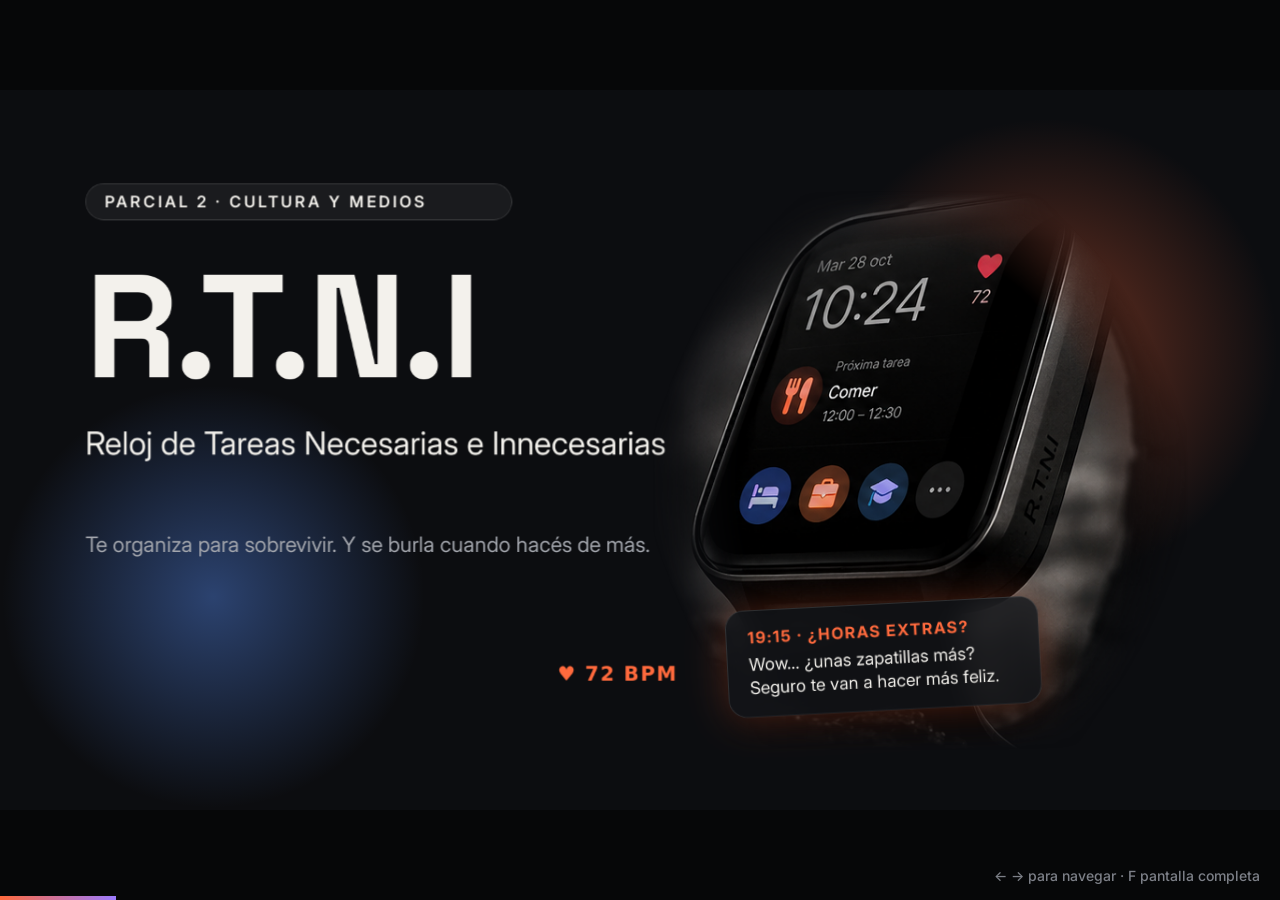
<file: presentacion/index.html>
<!doctype html>
<html lang="es">
<head>
<meta charset="utf-8">
<meta name="viewport" content="width=device-width, initial-scale=1">
<title>R.T.N.I — Apocalípticos e Integrados</title>
<link rel="icon" href="data:image/svg+xml,<svg xmlns='http://www.w3.org/2000/svg' viewBox='0 0 100 100'><text y='.9em' font-size='90'>⌚</text></svg>">
<link rel="preconnect" href="https://fonts.googleapis.com">
<link rel="preconnect" href="https://fonts.gstatic.com" crossorigin>
<link href="https://fonts.googleapis.com/css2?family=Inter:wght@400..700&family=Space+Grotesk:wght@400..700&display=swap" rel="stylesheet">
<style>
*{margin:0;padding:0;box-sizing:border-box}
html,body{height:100%;background:#060708;overflow:hidden}
body{font-family:Inter,system-ui,sans-serif;color:#f3f1ec;-webkit-font-smoothing:antialiased}
#viewport{position:fixed;inset:0;display:flex;align-items:center;justify-content:center}
#stage{position:relative;width:1920px;height:1080px;flex-shrink:0;overflow:hidden;background:#0c0d10;transform-origin:center center}
.bg{position:absolute;inset:0;opacity:0;transition:opacity .9s ease}
.bg.on{opacity:1}
.orb{position:absolute;border-radius:50%;transition:left 1.1s cubic-bezier(.65,0,.35,1),top 1.1s cubic-bezier(.65,0,.35,1),opacity 1.1s ease;pointer-events:none}
#orb1{width:700px;height:700px;background:radial-gradient(circle,rgba(255,106,61,.40) 0%,rgba(255,106,61,0) 70%)}
#orb2{width:640px;height:640px;background:radial-gradient(circle,rgba(91,147,255,.40) 0%,rgba(91,147,255,0) 70%)}
.slide{position:absolute;inset:0;width:1920px;height:1080px;opacity:0;visibility:hidden;transition:opacity .6s ease,visibility 0s linear .6s}
.slide.active{opacity:1;visibility:visible;transition:opacity .6s ease}
.slide>*{will-change:transform,opacity}
.slide.active>.in{animation:rise .8s cubic-bezier(.2,.8,.2,1) both}
@keyframes rise{from{opacity:0;translate:0 40px;filter:blur(6px)}to{opacity:1;translate:0 0;filter:blur(0)}}
table{border-collapse:collapse}
td,th{border-bottom:1px solid rgba(255,255,255,.08)}
#bar{position:fixed;left:0;bottom:0;height:4px;background:linear-gradient(90deg,#ff6a3d,#9b7bff);transition:width .6s ease;z-index:5}
#hint{position:fixed;right:20px;bottom:16px;font:500 14px Inter,sans-serif;color:#7d8088;z-index:5;transition:opacity 1s}
#nav{position:fixed;inset:0;display:flex;z-index:4}
#nav div{flex:1;cursor:pointer}
@media (prefers-reduced-motion:reduce){.slide.active>.in{animation:none}.orb,.slide,.bg{transition:none}}
</style>
</head>
<body>
<div id="viewport"><div id="stage">
<div class="bg" style="background:#0c0d10"></div>
<div class="bg" style="background:linear-gradient(135deg,#c2410c 0%,#5b21b6 100%)"></div>
<div class="orb" id="orb1"></div>
<div class="orb" id="orb2"></div>
<section class="slide" id="cover" style="color:#f3f1ec;font-family:Inter, sans-serif;padding:128px;display:flex;flex-direction:column">
<p style="position:absolute;left:128px;top:140px;width:640px;font-size:24px;letter-spacing:4px;font-weight:600;color:#f3f1ec;background:rgba(255,255,255,0.06);border:1px solid rgba(255,255,255,0.16);border-radius:999px;padding:12px 28px">PARCIAL 2 · CULTURA Y MEDIOS</p>
<h1 style="position:absolute;left:128px;top:240px;width:1000px;font-family:'Space Grotesk', sans-serif;font-size:220px;font-weight:700;line-height:1.05;letter-spacing:-6px;color:#f3f1ec">R.T.N.I</h1>
<p style="position:absolute;left:128px;top:500px;width:900px;font-size:48px;line-height:1.25;color:#f3f1ec">Reloj de Tareas Necesarias e Innecesarias</p>
<p style="position:absolute;left:128px;top:660px;width:900px;font-size:32px;line-height:1.4;color:#a3a6ad">Te organiza para sobrevivir. Y se burla cuando hacés de más.</p>
<iframe title="Animación" style="position:absolute;left:128px;top:820px;width:900px;height:110px;border:0;background:transparent" srcdoc="&lt;!doctype html&gt;&lt;html&gt;&lt;head&gt;&lt;style&gt;html,body{margin:0;background:transparent;overflow:hidden;font-family:system-ui,-apple-system,Segoe UI,sans-serif}.w{display:flex;align-items:center;gap:28px;height:110px}#l{stroke-dasharray:1400;stroke-dashoffset:1400;animation:d 2.6s linear infinite;filter:drop-shadow(0 0 8px #ff6a3d)}@keyframes d{to{stroke-dashoffset:0}}.h{color:#ff6a3d;font-size:30px;font-weight:700;letter-spacing:2px;white-space:nowrap;animation:p 1.3s ease-in-out infinite}@keyframes p{0%,100%{opacity:1}50%{opacity:.45}}&lt;/style&gt;&lt;/head&gt;&lt;body&gt;&lt;div class=&quot;w&quot;&gt;&lt;svg viewBox=&quot;0 0 680 110&quot; width=&quot;680&quot; height=&quot;110&quot;&gt;&lt;polyline id=&quot;l&quot; fill=&quot;none&quot; stroke=&quot;#ff6a3d&quot; stroke-width=&quot;4&quot; stroke-linejoin=&quot;round&quot; stroke-linecap=&quot;round&quot; points=&quot;0,55 150,55 175,55 195,15 215,95 235,55 270,55 420,55 445,55 465,15 485,95 505,55 540,55 680,55&quot;/&gt;&lt;/svg&gt;&lt;div class=&quot;h&quot;&gt;&amp;#9829; 72 BPM&lt;/div&gt;&lt;/div&gt;&lt;/body&gt;&lt;/html&gt;"></iframe>
<img src="../assets/watch.png" alt="Reloj R.T.N.I mostrando la próxima tarea: comer, de 12:00 a 12:30" style="position:absolute;left:960px;top:150px;width:840px;height:840px;object-fit:contain">
<div style="position:absolute;left:1090px;top:770px;width:470px;background:rgba(20,21,26,0.72);border:1px solid rgba(255,255,255,0.16);border-radius:28px;box-shadow:0 0 60px rgba(255,106,61,0.30), 0 24px 48px rgba(0,0,0,0.5);backdrop-filter:blur(20px);padding:26px 32px;display:flex;flex-direction:column;gap:8px;transform:rotate(-3deg)">
<p style="font-size:24px;letter-spacing:2px;color:#ff6a3d;font-weight:700">19:15 · ¿HORAS EXTRAS?</p>
<p style="font-size:26px;line-height:1.35;color:#f3f1ec">Wow… ¿unas zapatillas más? Seguro te van a hacer más feliz.</p>
</div>

</section>

<section class="slide" id="que-es" style="color:#f3f1ec;font-family:Inter, sans-serif;padding:128px;display:flex;flex-direction:column">
<p style="position:absolute;left:128px;top:56px;width:400px;font-size:24px;letter-spacing:4px;color:#7d8088;font-weight:600">R.T.N.I · OS</p>
<p style="position:absolute;right:128px;top:56px;width:200px;font-size:24px;letter-spacing:2px;color:#7d8088;text-align:right;font-variant-numeric:tabular-nums">02 / 11</p>
<p style="position:absolute;left:128px;top:128px;width:1200px;font-size:24px;letter-spacing:4px;font-weight:700;color:#ff6a3d">EL OBJETO</p>
<h2 style="position:absolute;left:128px;top:170px;width:1664px;font-family:'Space Grotesk', sans-serif;font-size:76px;font-weight:700;line-height:1.1;color:#f3f1ec">¿Qué es el R.T.N.I?</h2>
<p style="position:absolute;left:128px;top:320px;width:1020px;font-size:40px;line-height:1.3;color:#f3f1ec">Un reloj inteligente que te avisa qué hacer en cada momento del día… y <span style="color:#ff6a3d">se burla de vos</span> cuando trabajás para cosas que no necesitás.</p>
<div style="position:absolute;left:128px;top:560px;width:330px;background:rgba(255,255,255,0.05);border:1px solid rgba(255,255,255,0.12);border-radius:28px;box-shadow:0 24px 64px rgba(0,0,0,0.35);backdrop-filter:blur(20px);padding:36px;display:flex;flex-direction:column;gap:14px">
<svg aria-hidden="true" style="color:#ff6a3d;width:48px;height:48px;flex-shrink:0"
 
  xmlns="http://www.w3.org/2000/svg"
 
 
  viewBox="0 0 24 24"
  fill="none"
  stroke="currentColor"
  stroke-width="2"
  stroke-linecap="round"
  stroke-linejoin="round"
>
  <path d="M22 12h-2.48a2 2 0 0 0-1.93 1.46l-2.35 8.36a.25.25 0 0 1-.48 0L9.24 2.18a.25.25 0 0 0-.48 0l-2.35 8.36A2 2 0 0 1 4.49 12H2" />
</svg>
<h3 style="font-family:'Space Grotesk', sans-serif;font-size:30px;font-weight:700;line-height:1.15;color:#f3f1ec">Lee tu cuerpo</h3>
<p style="font-size:26px;line-height:1.4;color:#a3a6ad">Se conecta a tu sistema nervioso y cardíaco para saber qué deseás.</p>
</div>
<div style="position:absolute;left:483px;top:560px;width:330px;background:rgba(255,255,255,0.05);border:1px solid rgba(255,255,255,0.12);border-radius:28px;box-shadow:0 24px 64px rgba(0,0,0,0.35);backdrop-filter:blur(20px);padding:36px;display:flex;flex-direction:column;gap:14px">
<svg aria-hidden="true" style="color:#5b93ff;width:48px;height:48px;flex-shrink:0"
 
  xmlns="http://www.w3.org/2000/svg"
 
 
  viewBox="0 0 24 24"
  fill="none"
  stroke="currentColor"
  stroke-width="2"
  stroke-linecap="round"
  stroke-linejoin="round"
>
  <circle cx="12" cy="12" r="10" />
  <polyline points="12 6 12 12 16 14" />
</svg>
<h3 style="font-family:'Space Grotesk', sans-serif;font-size:30px;font-weight:700;line-height:1.15;color:#f3f1ec">Ordena tu día</h3>
<p style="font-size:26px;line-height:1.4;color:#a3a6ad">Te avisa cuándo comer, dormir, trabajar o estudiar.</p>
</div>
<div style="position:absolute;left:838px;top:560px;width:330px;background:rgba(255,255,255,0.05);border:1px solid rgba(255,255,255,0.12);border-radius:28px;box-shadow:0 24px 64px rgba(0,0,0,0.35);backdrop-filter:blur(20px);padding:36px;display:flex;flex-direction:column;gap:14px">
<svg aria-hidden="true" style="color:#9b7bff;width:48px;height:48px;flex-shrink:0"
 
  xmlns="http://www.w3.org/2000/svg"
 
 
  viewBox="0 0 24 24"
  fill="none"
  stroke="currentColor"
  stroke-width="2"
  stroke-linecap="round"
  stroke-linejoin="round"
>
  <path d="M7.9 20A9 9 0 1 0 4 16.1L2 22Z" />
</svg>
<h3 style="font-family:'Space Grotesk', sans-serif;font-size:30px;font-weight:700;line-height:1.15;color:#f3f1ec">Te juzga</h3>
<p style="font-size:26px;line-height:1.4;color:#a3a6ad">Comentarios sarcásticos, estilo Duolingo, ante lo innecesario.</p>
</div>
<iframe title="Animación" style="position:absolute;left:1232px;top:310px;width:560px;height:620px;border:0;background:transparent" srcdoc="&lt;!doctype html&gt;&lt;html&gt;&lt;head&gt;&lt;style&gt;html,body{margin:0;background:transparent;overflow:hidden;font-family:system-ui,-apple-system,Segoe UI,sans-serif}.c{width:560px;height:620px;display:flex;flex-direction:column;align-items:center}.s{width:230px;height:60px;background:linear-gradient(180deg,#16171b,#24262c)}.s.t{border-radius:30px 30px 0 0}.s.b{border-radius:0 0 30px 30px}.w{width:420px;height:480px;border-radius:110px;background:linear-gradient(145deg,#3a3d44,#1d1f24);box-shadow:0 0 120px rgba(91,147,255,.35);position:relative}.sc{position:absolute;inset:22px;border-radius:90px;background:#050607;overflow:hidden}.n{position:absolute;inset:0;padding:50px 44px;display:flex;flex-direction:column;justify-content:center;gap:12px;opacity:0;animation:n 9s infinite}.n:nth-child(2){animation-delay:3s}.n:nth-child(3){animation-delay:6s}@keyframes n{0%{opacity:0;transform:translateY(40px) scale(.95)}6%,30%{opacity:1;transform:none}36%,100%{opacity:0;transform:translateY(-30px)}}.tm{color:#7d8088;font-size:24px}.ti{color:#f3f1ec;font-size:32px;font-weight:700;line-height:1.1}.tx{color:#c9c6bf;font-size:24px;line-height:1.3}.bt{margin-top:6px;border-radius:999px;padding:10px;text-align:center;font-size:24px;font-weight:700}&lt;/style&gt;&lt;/head&gt;&lt;body&gt;&lt;div class=&quot;c&quot;&gt;&lt;div class=&quot;s t&quot;&gt;&lt;/div&gt;&lt;div class=&quot;w&quot;&gt;&lt;div class=&quot;sc&quot;&gt;&lt;div class=&quot;n&quot;&gt;&lt;div class=&quot;tm&quot;&gt;07:30 &amp;#128716;&lt;/div&gt;&lt;div class=&quot;ti&quot;&gt;Hora de despertarse&lt;/div&gt;&lt;div class=&quot;tx&quot;&gt;Tu cuerpo no se va a mantener solo.&lt;/div&gt;&lt;div class=&quot;bt&quot; style=&quot;background:#24262c;color:#f3f1ec&quot;&gt;Entendido&lt;/div&gt;&lt;/div&gt;&lt;div class=&quot;n&quot;&gt;&lt;div class=&quot;tm&quot;&gt;12:00 &amp;#127860;&lt;/div&gt;&lt;div class=&quot;ti&quot;&gt;Es hora de comer&lt;/div&gt;&lt;div class=&quot;tx&quot;&gt;No podés rendir con un paquete de galletitas.&lt;/div&gt;&lt;div class=&quot;bt&quot; style=&quot;background:#24262c;color:#f3f1ec&quot;&gt;Entendido&lt;/div&gt;&lt;/div&gt;&lt;div class=&quot;n&quot;&gt;&lt;div class=&quot;tm&quot;&gt;19:15 &amp;#128184;&lt;/div&gt;&lt;div class=&quot;ti&quot;&gt;¿Horas extras?&lt;/div&gt;&lt;div class=&quot;tx&quot;&gt;Wow… ¿unas zapatillas más?&lt;/div&gt;&lt;div class=&quot;bt&quot; style=&quot;background:#ff6a3d;color:#0c0d10&quot;&gt;Seguir igual&lt;/div&gt;&lt;/div&gt;&lt;/div&gt;&lt;/div&gt;&lt;div class=&quot;s b&quot;&gt;&lt;/div&gt;&lt;/div&gt;&lt;/body&gt;&lt;/html&gt;"></iframe>

</section>

<section class="slide" id="producto" style="color:#f3f1ec;font-family:Inter, sans-serif;padding:128px;display:flex;flex-direction:column">
<p style="position:absolute;left:128px;top:56px;width:400px;font-size:24px;letter-spacing:4px;color:#7d8088;font-weight:600">R.T.N.I · OS</p>
<p style="position:absolute;right:128px;top:56px;width:200px;font-size:24px;letter-spacing:2px;color:#7d8088;text-align:right;font-variant-numeric:tabular-nums">03 / 11</p>
<p style="position:absolute;left:128px;top:128px;width:1200px;font-size:24px;letter-spacing:4px;font-weight:700;color:#ff6a3d">EL PRODUCTO</p>
<h2 style="position:absolute;left:128px;top:170px;width:1664px;font-family:'Space Grotesk', sans-serif;font-size:76px;font-weight:700;line-height:1.1;color:#f3f1ec">Así se ve el R.T.N.I</h2>
<img src="../assets/rtni.png" alt="Diseño del R.T.N.I: el reloj, sus notificaciones, ejemplos de uso y la vista general de necesidades" style="position:absolute;left:128px;top:300px;width:960px;height:640px;object-fit:cover;border-radius:24px;border:1px solid rgba(255,255,255,0.14);box-shadow:0 0 100px rgba(91,147,255,0.25), 0 30px 60px rgba(0,0,0,0.5)">
<div style="position:absolute;left:1136px;top:300px;width:656px;background:rgba(255,255,255,0.05);border:1px solid rgba(255,255,255,0.12);border-radius:28px;box-shadow:0 24px 64px rgba(0,0,0,0.35);backdrop-filter:blur(20px);border-left:4px solid #ff6a3d;padding:30px 36px;display:flex;flex-direction:column;gap:8px">
<h3 style="font-family:'Space Grotesk', sans-serif;font-size:30px;font-weight:700;line-height:1.15;color:#f3f1ec">Pantalla principal</h3>
<p style="font-size:26px;line-height:1.4;color:#a3a6ad">La próxima tarea del día y tu pulso en tiempo real.</p>
</div>
<div style="position:absolute;left:1136px;top:500px;width:656px;background:rgba(255,255,255,0.05);border:1px solid rgba(255,255,255,0.12);border-radius:28px;box-shadow:0 24px 64px rgba(0,0,0,0.35);backdrop-filter:blur(20px);border-left:4px solid #5b93ff;padding:30px 36px;display:flex;flex-direction:column;gap:8px">
<h3 style="font-family:'Space Grotesk', sans-serif;font-size:30px;font-weight:700;line-height:1.15;color:#f3f1ec">Notificaciones</h3>
<p style="font-size:26px;line-height:1.4;color:#a3a6ad">Avisos para lo esencial y sarcasmo para lo innecesario.</p>
</div>
<div style="position:absolute;left:1136px;top:700px;width:656px;background:rgba(255,255,255,0.05);border:1px solid rgba(255,255,255,0.12);border-radius:28px;box-shadow:0 24px 64px rgba(0,0,0,0.35);backdrop-filter:blur(20px);border-left:4px solid #9b7bff;padding:30px 36px;display:flex;flex-direction:column;gap:8px">
<h3 style="font-family:'Space Grotesk', sans-serif;font-size:30px;font-weight:700;line-height:1.15;color:#f3f1ec">Vista general</h3>
<p style="font-size:26px;line-height:1.4;color:#a3a6ad">Separa necesidades esenciales e innecesarias, con tu progreso.</p>
</div>

</section>

<section class="slide" id="funcionamiento" style="color:#f3f1ec;font-family:Inter, sans-serif;padding:128px;display:flex;flex-direction:column">
<p style="position:absolute;left:128px;top:56px;width:400px;font-size:24px;letter-spacing:4px;color:#7d8088;font-weight:600">R.T.N.I · OS</p>
<p style="position:absolute;right:128px;top:56px;width:200px;font-size:24px;letter-spacing:2px;color:#7d8088;text-align:right;font-variant-numeric:tabular-nums">04 / 11</p>
<p style="position:absolute;left:128px;top:128px;width:1200px;font-size:24px;letter-spacing:4px;font-weight:700;color:#ff6a3d">EL FUNCIONAMIENTO</p>
<h2 style="position:absolute;left:128px;top:170px;width:1664px;font-family:'Space Grotesk', sans-serif;font-size:76px;font-weight:700;line-height:1.1;color:#f3f1ec">Cómo funciona</h2>
<div style="position:absolute;left:128px;top:310px;width:808px;background:rgba(255,255,255,0.05);border:1px solid rgba(255,255,255,0.12);border-radius:28px;box-shadow:0 24px 64px rgba(0,0,0,0.35);backdrop-filter:blur(20px);border-top:4px solid #ff6a3d;padding:44px;display:flex;flex-direction:column;gap:24px">
<div style="display:flex;flex-direction:row;gap:18px;align-items:center">
<svg aria-hidden="true" style="color:#ff6a3d;width:52px;height:52px;flex-shrink:0"
 
  xmlns="http://www.w3.org/2000/svg"
 
 
  viewBox="0 0 24 24"
  fill="none"
  stroke="currentColor"
  stroke-width="2"
  stroke-linecap="round"
  stroke-linejoin="round"
>
  <path d="M16 21v-2a4 4 0 0 0-4-4H6a4 4 0 0 0-4 4v2" />
  <circle cx="9" cy="7" r="4" />
  <path d="M22 21v-2a4 4 0 0 0-3-3.87" />
  <path d="M16 3.13a4 4 0 0 1 0 7.75" />
</svg>
<h3 style="font-family:'Space Grotesk', sans-serif;font-size:40px;font-weight:700;color:#f3f1ec">Público adulto</h3>
</div>
<div style="display:flex;flex-direction:row;gap:20px;align-items:start">
<p style="width:52px;height:52px;border-radius:50%;background:#ff6a3d;color:#0c0d10;font-size:24px;font-weight:700;text-align:center;line-height:52px">1</p>
<p style="flex:1;font-size:28px;line-height:1.4;color:#d7d5cf">Registra la entrada y la salida del trabajo.</p>
</div>
<div style="display:flex;flex-direction:row;gap:20px;align-items:start">
<p style="width:52px;height:52px;border-radius:50%;background:#ff6a3d;color:#0c0d10;font-size:24px;font-weight:700;text-align:center;line-height:52px">2</p>
<p style="flex:1;font-size:28px;line-height:1.4;color:#d7d5cf">Avisa cuándo comer, dormir y trabajar para lo esencial: comida, hogar y ropa.</p>
</div>
<div style="display:flex;flex-direction:row;gap:20px;align-items:start">
<p style="width:52px;height:52px;border-radius:50%;background:#ff6a3d;color:#0c0d10;font-size:24px;font-weight:700;text-align:center;line-height:52px">3</p>
<p style="flex:1;font-size:28px;line-height:1.4;color:#d7d5cf">Detecta las horas extra hechas para pagar deseos innecesarios.</p>
</div>
<div style="display:flex;flex-direction:row;gap:20px;align-items:start">
<p style="width:52px;height:52px;border-radius:50%;background:#ff6a3d;color:#0c0d10;font-size:24px;font-weight:700;text-align:center;line-height:52px">4</p>
<p style="flex:1;font-size:28px;line-height:1.4;color:#d7d5cf">Envía una notificación sarcástica, estilo Duolingo.</p>
</div>
</div>
<div style="position:absolute;left:984px;top:310px;width:808px;background:rgba(255,255,255,0.05);border:1px solid rgba(255,255,255,0.12);border-radius:28px;box-shadow:0 24px 64px rgba(0,0,0,0.35);backdrop-filter:blur(20px);border-top:4px solid #5b93ff;padding:44px;display:flex;flex-direction:column;gap:24px">
<div style="display:flex;flex-direction:row;gap:18px;align-items:center">
<svg aria-hidden="true" style="color:#5b93ff;width:52px;height:52px;flex-shrink:0"
 
  xmlns="http://www.w3.org/2000/svg"
 
 
  viewBox="0 0 24 24"
  fill="none"
  stroke="currentColor"
  stroke-width="2"
  stroke-linecap="round"
  stroke-linejoin="round"
>
  <path d="M21.42 10.922a1 1 0 0 0-.019-1.838L12.83 5.18a2 2 0 0 0-1.66 0L2.6 9.08a1 1 0 0 0 0 1.832l8.57 3.908a2 2 0 0 0 1.66 0z" />
  <path d="M22 10v6" />
  <path d="M6 12.5V16a6 3 0 0 0 12 0v-3.5" />
</svg>
<h3 style="font-family:'Space Grotesk', sans-serif;font-size:40px;font-weight:700;color:#f3f1ec">Público adolescente</h3>
</div>
<div style="display:flex;flex-direction:row;gap:20px;align-items:start">
<p style="width:52px;height:52px;border-radius:50%;background:#5b93ff;color:#0c0d10;font-size:24px;font-weight:700;text-align:center;line-height:52px">1</p>
<p style="flex:1;font-size:28px;line-height:1.4;color:#d7d5cf">Registra la hora de inicio y fin del estudio.</p>
</div>
<div style="display:flex;flex-direction:row;gap:20px;align-items:start">
<p style="width:52px;height:52px;border-radius:50%;background:#5b93ff;color:#0c0d10;font-size:24px;font-weight:700;text-align:center;line-height:52px">2</p>
<p style="flex:1;font-size:28px;line-height:1.4;color:#d7d5cf">Avisa cuándo comer y dormir.</p>
</div>
<div style="display:flex;flex-direction:row;gap:20px;align-items:start">
<p style="width:52px;height:52px;border-radius:50%;background:#5b93ff;color:#0c0d10;font-size:24px;font-weight:700;text-align:center;line-height:52px">3</p>
<p style="flex:1;font-size:28px;line-height:1.4;color:#d7d5cf">Al terminar, te “libera” con un comentario sarcástico.</p>
</div>
<div style="display:flex;flex-direction:row;gap:20px;align-items:start">
<p style="width:52px;height:52px;border-radius:50%;background:#5b93ff;color:#0c0d10;font-size:24px;font-weight:700;text-align:center;line-height:52px">4</p>
<p style="flex:1;font-size:28px;line-height:1.4;color:#d7d5cf">Te recuerda que podés volver al celular por tu dosis de dopamina.</p>
</div>
</div>

</section>

<section class="slide" id="notificaciones" style="color:#f3f1ec;font-family:Inter, sans-serif;padding:128px;display:flex;flex-direction:column">
<p style="position:absolute;left:128px;top:56px;width:400px;font-size:24px;letter-spacing:4px;color:#7d8088;font-weight:600">R.T.N.I · OS</p>
<p style="position:absolute;right:128px;top:56px;width:200px;font-size:24px;letter-spacing:2px;color:#7d8088;text-align:right;font-variant-numeric:tabular-nums">05 / 11</p>
<p style="position:absolute;left:128px;top:128px;width:1200px;font-size:24px;letter-spacing:4px;font-weight:700;color:#ff6a3d">LAS NOTIFICACIONES</p>
<h2 style="position:absolute;left:128px;top:170px;width:1664px;font-family:'Space Grotesk', sans-serif;font-size:76px;font-weight:700;line-height:1.1;color:#f3f1ec">El reloj te habla así</h2>
<div style="position:absolute;left:128px;top:330px;width:528px;background:rgba(255,255,255,0.05);border:1px solid rgba(255,255,255,0.12);border-radius:28px;box-shadow:0 24px 64px rgba(0,0,0,0.35);backdrop-filter:blur(20px);padding:40px;display:flex;flex-direction:column;gap:14px;transform:rotate(-2deg)">
<div style="display:flex;flex-direction:row;gap:16px;align-items:center">
<svg aria-hidden="true" style="color:#3fbf6a;width:44px;height:44px;flex-shrink:0"
 
  xmlns="http://www.w3.org/2000/svg"
 
 
  viewBox="0 0 24 24"
  fill="none"
  stroke="currentColor"
  stroke-width="2"
  stroke-linecap="round"
  stroke-linejoin="round"
>
  <circle cx="12" cy="12" r="10" />
  <path d="m9 12 2 2 4-4" />
</svg>
<p style="font-size:24px;letter-spacing:2px;color:#7d8088">ADULTO · 09:00</p>
</div>
<h3 style="font-family:'Space Grotesk', sans-serif;font-size:36px;font-weight:700;line-height:1.15;color:#f3f1ec">Entrada registrada</h3>
<p style="font-size:28px;line-height:1.4;color:#c9c6bf">Otro día más en la matrix. Dale.</p>
<p style="font-size:24px;font-weight:700;color:#3fbf6a">✓ Registrado</p>
</div>
<div style="position:absolute;left:696px;top:370px;width:528px;background:rgba(255,255,255,0.05);border:1px solid rgba(255,255,255,0.12);border-radius:28px;box-shadow:0 24px 64px rgba(0,0,0,0.35);backdrop-filter:blur(20px);padding:40px;display:flex;flex-direction:column;gap:14px;transform:rotate(0deg)">
<div style="display:flex;flex-direction:row;gap:16px;align-items:center">
<svg aria-hidden="true" style="color:#ff6a3d;width:44px;height:44px;flex-shrink:0"
 
  xmlns="http://www.w3.org/2000/svg"
 
 
  viewBox="0 0 24 24"
  fill="none"
  stroke="currentColor"
  stroke-width="2"
  stroke-linecap="round"
  stroke-linejoin="round"
>
  <path d="m21.73 18-8-14a2 2 0 0 0-3.48 0l-8 14A2 2 0 0 0 4 21h16a2 2 0 0 0 1.73-3" />
  <path d="M12 9v4" />
  <path d="M12 17h.01" />
</svg>
<p style="font-size:24px;letter-spacing:2px;color:#7d8088">ADULTO · 19:15</p>
</div>
<h3 style="font-family:'Space Grotesk', sans-serif;font-size:36px;font-weight:700;line-height:1.15;color:#f3f1ec">¿Horas extras?</h3>
<p style="font-size:28px;line-height:1.4;color:#c9c6bf">Wow… ¿unas zapatillas más? Seguro te van a hacer más feliz.</p>
<div style="display:flex;flex-direction:row;gap:12px"><p style="font-size:24px;font-weight:700;color:#f3f1ec;background:rgba(255,255,255,0.10);border-radius:999px;padding:12px 24px;text-align:center">Seguir igual</p><p style="font-size:24px;font-weight:700;color:#0c0d10;background:#3fbf6a;border-radius:999px;padding:12px 24px;text-align:center">Tengo razón</p></div>
</div>
<div style="position:absolute;left:1264px;top:330px;width:528px;background:rgba(255,255,255,0.05);border:1px solid rgba(255,255,255,0.12);border-radius:28px;box-shadow:0 24px 64px rgba(0,0,0,0.35);backdrop-filter:blur(20px);padding:40px;display:flex;flex-direction:column;gap:14px;transform:rotate(2deg)">
<div style="display:flex;flex-direction:row;gap:16px;align-items:center">
<svg aria-hidden="true" style="color:#9b7bff;width:44px;height:44px;flex-shrink:0"
 
  xmlns="http://www.w3.org/2000/svg"
 
 
  viewBox="0 0 24 24"
  fill="none"
  stroke="currentColor"
  stroke-width="2"
  stroke-linecap="round"
  stroke-linejoin="round"
>
  <path d="M21.42 10.922a1 1 0 0 0-.019-1.838L12.83 5.18a2 2 0 0 0-1.66 0L2.6 9.08a1 1 0 0 0 0 1.832l8.57 3.908a2 2 0 0 0 1.66 0z" />
  <path d="M22 10v6" />
  <path d="M6 12.5V16a6 3 0 0 0 12 0v-3.5" />
</svg>
<p style="font-size:24px;letter-spacing:2px;color:#7d8088">ADOLESCENTE · 16:30</p>
</div>
<h3 style="font-family:'Space Grotesk', sans-serif;font-size:36px;font-weight:700;line-height:1.15;color:#f3f1ec">¡Estudio completado!</h3>
<p style="font-size:28px;line-height:1.4;color:#c9c6bf">Ya podés volver al celular y doparte un rato.</p>
<p style="font-size:24px;font-weight:700;color:#f3f1ec;background:#6d4fe0;border-radius:999px;padding:12px 24px;text-align:center">Vamos</p>
</div>
<p style="position:absolute;left:128px;top:850px;width:1500px;font-size:30px;line-height:1.4;color:#a3a6ad">El humor hace visible algo que normalmente no cuestionamos: <span style="color:#f3f1ec">para qué trabajamos y qué deseamos.</span></p>

</section>

<section class="slide" id="teoria" style="color:#f3f1ec;font-family:Inter, sans-serif;padding:128px;display:flex;flex-direction:column">
<p style="position:absolute;left:128px;top:56px;width:400px;font-size:24px;letter-spacing:4px;color:#7d8088;font-weight:600">R.T.N.I · OS</p>
<p style="position:absolute;right:128px;top:56px;width:200px;font-size:24px;letter-spacing:2px;color:#7d8088;text-align:right;font-variant-numeric:tabular-nums">06 / 11</p>
<p style="position:absolute;left:128px;top:128px;width:1200px;font-size:24px;letter-spacing:4px;font-weight:700;color:#ff6a3d">LA BASE TEÓRICA</p>
<h2 style="position:absolute;left:128px;top:170px;width:1664px;font-family:'Space Grotesk', sans-serif;font-size:76px;font-weight:700;line-height:1.1;color:#f3f1ec">La teoría crítica</h2>
<p style="position:absolute;left:128px;top:320px;width:840px;font-size:44px;line-height:1.3;color:#f3f1ec">La <span style="color:#ff6a3d">industria cultural</span> es la forma que adopta la cultura en la sociedad industrial avanzada: <span style="color:#ff6a3d">sin libertad</span> y con <span style="color:#ff6a3d">dominación constante</span>.</p>
<p style="position:absolute;left:128px;top:720px;width:840px;font-size:30px;line-height:1.4;color:#a3a6ad">El R.T.N.I exagera esta idea: muestra cómo trabajamos para desear lo que el sistema nos sugiere.</p>
<div style="position:absolute;left:1040px;top:320px;width:752px;background:rgba(255,255,255,0.05);border:1px solid rgba(255,255,255,0.12);border-radius:28px;box-shadow:0 24px 64px rgba(0,0,0,0.35);backdrop-filter:blur(20px);padding:36px;display:flex;flex-direction:column;gap:14px">
<svg aria-hidden="true" style="color:#5b93ff;width:48px;height:48px;flex-shrink:0"
 
  xmlns="http://www.w3.org/2000/svg"
 
 
  viewBox="0 0 24 24"
  fill="none"
  stroke="currentColor"
  stroke-width="2"
  stroke-linecap="round"
  stroke-linejoin="round"
>
  <path d="M15 21v-8a1 1 0 0 0-1-1h-4a1 1 0 0 0-1 1v8" />
  <path d="M3 10a2 2 0 0 1 .709-1.528l7-5.999a2 2 0 0 1 2.582 0l7 5.999A2 2 0 0 1 21 10v9a2 2 0 0 1-2 2H5a2 2 0 0 1-2-2z" />
</svg>
<h3 style="font-family:'Space Grotesk', sans-serif;font-size:34px;font-weight:700;line-height:1.15;color:#f3f1ec">Necesidades esenciales</h3>
<p style="font-size:28px;line-height:1.4;color:#a3a6ad">Comer, dormir, tener un hogar y ropa: lo necesario para vivir.</p>
</div>
<div style="position:absolute;left:1040px;top:630px;width:752px;background:rgba(255,255,255,0.05);border:1px solid rgba(255,255,255,0.12);border-radius:28px;box-shadow:0 24px 64px rgba(0,0,0,0.35);backdrop-filter:blur(20px);padding:36px;display:flex;flex-direction:column;gap:14px">
<svg aria-hidden="true" style="color:#ff6a3d;width:48px;height:48px;flex-shrink:0"
 
  xmlns="http://www.w3.org/2000/svg"
 
 
  viewBox="0 0 24 24"
  fill="none"
  stroke="currentColor"
  stroke-width="2"
  stroke-linecap="round"
  stroke-linejoin="round"
>
  <path d="M11.525 2.295a.53.53 0 0 1 .95 0l2.31 4.679a2.123 2.123 0 0 0 1.595 1.16l5.166.756a.53.53 0 0 1 .294.904l-3.736 3.638a2.123 2.123 0 0 0-.611 1.878l.882 5.14a.53.53 0 0 1-.771.56l-4.618-2.428a2.122 2.122 0 0 0-1.973 0L6.396 21.01a.53.53 0 0 1-.77-.56l.881-5.139a2.122 2.122 0 0 0-.611-1.879L2.16 9.795a.53.53 0 0 1 .294-.906l5.165-.755a2.122 2.122 0 0 0 1.597-1.16z" />
</svg>
<h3 style="font-family:'Space Grotesk', sans-serif;font-size:34px;font-weight:700;line-height:1.15;color:#f3f1ec">Necesidades innecesarias</h3>
<p style="font-size:28px;line-height:1.4;color:#a3a6ad">Deseos creados por el consumo y la publicidad, que nos hacen trabajar más.</p>
</div>

</section>

<section class="slide" id="apocaliptico" style="color:#f3f1ec;font-family:Inter, sans-serif;padding:128px;display:flex;flex-direction:column">
<p style="position:absolute;left:600px;top:720px;width:1192px;font-family:'Space Grotesk', sans-serif;font-size:240px;font-weight:700;line-height:1.1;color:transparent;-webkit-text-fill-color:transparent;-webkit-text-stroke:2px #ff6a3d;opacity:0.18;white-space:nowrap">CONTROL</p>
<p style="position:absolute;left:128px;top:56px;width:400px;font-size:24px;letter-spacing:4px;color:#7d8088;font-weight:600">R.T.N.I · OS</p>
<p style="position:absolute;right:128px;top:56px;width:200px;font-size:24px;letter-spacing:2px;color:#7d8088;text-align:right;font-variant-numeric:tabular-nums">07 / 11</p>
<p style="position:absolute;left:128px;top:128px;width:1200px;font-size:24px;letter-spacing:4px;font-weight:700;color:#ff6a3d">MIRADA APOCALÍPTICA</p>
<h2 style="position:absolute;left:128px;top:170px;width:1664px;font-family:'Space Grotesk', sans-serif;font-size:76px;font-weight:700;line-height:1.1;color:#f3f1ec">El reloj como herramienta de control</h2>
<div style="position:absolute;left:128px;top:330px;width:816px;background:rgba(255,255,255,0.05);border:1px solid rgba(255,255,255,0.12);border-radius:28px;box-shadow:0 24px 64px rgba(0,0,0,0.35);backdrop-filter:blur(20px);padding:36px;display:flex;flex-direction:column;gap:14px">
<svg aria-hidden="true" style="color:#ff6a3d;width:48px;height:48px;flex-shrink:0"
 
  xmlns="http://www.w3.org/2000/svg"
 
 
  viewBox="0 0 24 24"
  fill="none"
  stroke="currentColor"
  stroke-width="2"
  stroke-linecap="round"
  stroke-linejoin="round"
>
  <rect x="3" y="11" rx="2" ry="2" />
  <path d="M7 11V7a5 5 0 0 1 10 0v4" />
</svg>
<h3 style="font-family:'Space Grotesk', sans-serif;font-size:34px;font-weight:700;line-height:1.15;color:#f3f1ec">Control de las conciencias</h3>
<p style="font-size:28px;line-height:1.4;color:#a3a6ad">Lee tu sistema nervioso y cardíaco: ni siquiera tus deseos quedan fuera del sistema.</p>
</div>
<div style="position:absolute;left:976px;top:330px;width:816px;background:rgba(255,255,255,0.05);border:1px solid rgba(255,255,255,0.12);border-radius:28px;box-shadow:0 24px 64px rgba(0,0,0,0.35);backdrop-filter:blur(20px);padding:36px;display:flex;flex-direction:column;gap:14px">
<svg aria-hidden="true" style="color:#ff6a3d;width:48px;height:48px;flex-shrink:0"
 
  xmlns="http://www.w3.org/2000/svg"
 
 
  viewBox="0 0 24 24"
  fill="none"
  stroke="currentColor"
  stroke-width="2"
  stroke-linecap="round"
  stroke-linejoin="round"
>
  <path d="M15 14c.2-1 .7-1.7 1.5-2.5 1-.9 1.5-2.2 1.5-3.5A6 6 0 0 0 6 8c0 1 .2 2.2 1.5 3.5.7.7 1.3 1.5 1.5 2.5" />
  <path d="M9 18h6" />
  <path d="M10 22h4" />
</svg>
<h3 style="font-family:'Space Grotesk', sans-serif;font-size:34px;font-weight:700;line-height:1.15;color:#f3f1ec">Te dice qué desear</h3>
<p style="font-size:28px;line-height:1.4;color:#a3a6ad">Sabe lo que querés antes que vos, como la publicidad que sugiere qué consumir.</p>
</div>
<div style="position:absolute;left:128px;top:620px;width:816px;background:rgba(255,255,255,0.05);border:1px solid rgba(255,255,255,0.12);border-radius:28px;box-shadow:0 24px 64px rgba(0,0,0,0.35);backdrop-filter:blur(20px);padding:36px;display:flex;flex-direction:column;gap:14px">
<svg aria-hidden="true" style="color:#ff6a3d;width:48px;height:48px;flex-shrink:0"
 
  xmlns="http://www.w3.org/2000/svg"
 
 
  viewBox="0 0 24 24"
  fill="none"
  stroke="currentColor"
  stroke-width="2"
  stroke-linecap="round"
  stroke-linejoin="round"
>
  <path d="M12.22 2h-.44a2 2 0 0 0-2 2v.18a2 2 0 0 1-1 1.73l-.43.25a2 2 0 0 1-2 0l-.15-.08a2 2 0 0 0-2.73.73l-.22.38a2 2 0 0 0 .73 2.73l.15.1a2 2 0 0 1 1 1.72v.51a2 2 0 0 1-1 1.74l-.15.09a2 2 0 0 0-.73 2.73l.22.38a2 2 0 0 0 2.73.73l.15-.08a2 2 0 0 1 2 0l.43.25a2 2 0 0 1 1 1.73V20a2 2 0 0 0 2 2h.44a2 2 0 0 0 2-2v-.18a2 2 0 0 1 1-1.73l.43-.25a2 2 0 0 1 2 0l.15.08a2 2 0 0 0 2.73-.73l.22-.39a2 2 0 0 0-.73-2.73l-.15-.08a2 2 0 0 1-1-1.74v-.5a2 2 0 0 1 1-1.74l.15-.09a2 2 0 0 0 .73-2.73l-.22-.38a2 2 0 0 0-2.73-.73l-.15.08a2 2 0 0 1-2 0l-.43-.25a2 2 0 0 1-1-1.73V4a2 2 0 0 0-2-2z" />
  <circle cx="12" cy="12" r="3" />
</svg>
<h3 style="font-family:'Space Grotesk', sans-serif;font-size:34px;font-weight:700;line-height:1.15;color:#f3f1ec">Sujetos heterodirigidos</h3>
<p style="font-size:28px;line-height:1.4;color:#a3a6ad">Otro decide cuándo comer, dormir, trabajar o estudiar. La persona pierde autonomía.</p>
</div>
<div style="position:absolute;left:976px;top:620px;width:816px;background:rgba(255,255,255,0.05);border:1px solid rgba(255,255,255,0.12);border-radius:28px;box-shadow:0 24px 64px rgba(0,0,0,0.35);backdrop-filter:blur(20px);padding:36px;display:flex;flex-direction:column;gap:14px">
<svg aria-hidden="true" style="color:#ff6a3d;width:48px;height:48px;flex-shrink:0"
 
  xmlns="http://www.w3.org/2000/svg"
 
 
  viewBox="0 0 24 24"
  fill="none"
  stroke="currentColor"
  stroke-width="2"
  stroke-linecap="round"
  stroke-linejoin="round"
>
  <path d="m21.73 18-8-14a2 2 0 0 0-3.48 0l-8 14A2 2 0 0 0 4 21h16a2 2 0 0 0 1.73-3" />
  <path d="M12 9v4" />
  <path d="M12 17h.01" />
</svg>
<h3 style="font-family:'Space Grotesk', sans-serif;font-size:34px;font-weight:700;line-height:1.15;color:#f3f1ec">Conformismo</h3>
<p style="font-size:28px;line-height:1.4;color:#a3a6ad">El sarcasmo te hace reír, pero no cambia nada: al otro día seguís haciendo horas extra.</p>
</div>

</section>

<section class="slide" id="integrado" style="color:#f3f1ec;font-family:Inter, sans-serif;padding:128px;display:flex;flex-direction:column">
<p style="position:absolute;left:480px;top:720px;width:1312px;font-family:'Space Grotesk', sans-serif;font-size:200px;font-weight:700;line-height:1.1;color:transparent;-webkit-text-fill-color:transparent;-webkit-text-stroke:2px #5b93ff;opacity:0.18;white-space:nowrap">CONCIENCIA</p>
<p style="position:absolute;left:128px;top:56px;width:400px;font-size:24px;letter-spacing:4px;color:#7d8088;font-weight:600">R.T.N.I · OS</p>
<p style="position:absolute;right:128px;top:56px;width:200px;font-size:24px;letter-spacing:2px;color:#7d8088;text-align:right;font-variant-numeric:tabular-nums">08 / 11</p>
<p style="position:absolute;left:128px;top:128px;width:1200px;font-size:24px;letter-spacing:4px;font-weight:700;color:#5b93ff">MIRADA INTEGRADA</p>
<h2 style="position:absolute;left:128px;top:170px;width:1664px;font-family:'Space Grotesk', sans-serif;font-size:76px;font-weight:700;line-height:1.1;color:#f3f1ec">El reloj como herramienta de conciencia</h2>
<div style="position:absolute;left:128px;top:330px;width:816px;background:rgba(255,255,255,0.05);border:1px solid rgba(255,255,255,0.12);border-radius:28px;box-shadow:0 24px 64px rgba(0,0,0,0.35);backdrop-filter:blur(20px);padding:36px;display:flex;flex-direction:column;gap:14px">
<svg aria-hidden="true" style="color:#5b93ff;width:48px;height:48px;flex-shrink:0"
 
  xmlns="http://www.w3.org/2000/svg"
 
 
  viewBox="0 0 24 24"
  fill="none"
  stroke="currentColor"
  stroke-width="2"
  stroke-linecap="round"
  stroke-linejoin="round"
>
  <circle cx="11" cy="11" r="8" />
  <path d="m21 21-4.3-4.3" />
</svg>
<h3 style="font-family:'Space Grotesk', sans-serif;font-size:34px;font-weight:700;line-height:1.15;color:#f3f1ec">Hace visible el consumo</h3>
<p style="font-size:28px;line-height:1.4;color:#a3a6ad">Muestra la diferencia entre lo que necesitás y lo que te hicieron desear.</p>
</div>
<div style="position:absolute;left:976px;top:330px;width:816px;background:rgba(255,255,255,0.05);border:1px solid rgba(255,255,255,0.12);border-radius:28px;box-shadow:0 24px 64px rgba(0,0,0,0.35);backdrop-filter:blur(20px);padding:36px;display:flex;flex-direction:column;gap:14px">
<svg aria-hidden="true" style="color:#5b93ff;width:48px;height:48px;flex-shrink:0"
 
  xmlns="http://www.w3.org/2000/svg"
 
 
  viewBox="0 0 24 24"
  fill="none"
  stroke="currentColor"
  stroke-width="2"
  stroke-linecap="round"
  stroke-linejoin="round"
>
  <path d="M22 12h-2.48a2 2 0 0 0-1.93 1.46l-2.35 8.36a.25.25 0 0 1-.48 0L9.24 2.18a.25.25 0 0 0-.48 0l-2.35 8.36A2 2 0 0 1 4.49 12H2" />
</svg>
<h3 style="font-family:'Space Grotesk', sans-serif;font-size:34px;font-weight:700;line-height:1.15;color:#f3f1ec">Cuida la salud</h3>
<p style="font-size:28px;line-height:1.4;color:#a3a6ad">Recuerda comer y dormir, y ayuda a evitar el agotamiento por exceso de trabajo.</p>
</div>
<div style="position:absolute;left:128px;top:620px;width:816px;background:rgba(255,255,255,0.05);border:1px solid rgba(255,255,255,0.12);border-radius:28px;box-shadow:0 24px 64px rgba(0,0,0,0.35);backdrop-filter:blur(20px);padding:36px;display:flex;flex-direction:column;gap:14px">
<svg aria-hidden="true" style="color:#5b93ff;width:48px;height:48px;flex-shrink:0"
 
  xmlns="http://www.w3.org/2000/svg"
 
 
  viewBox="0 0 24 24"
  fill="none"
  stroke="currentColor"
  stroke-width="2"
  stroke-linecap="round"
  stroke-linejoin="round"
>
  <path d="M16 21v-2a4 4 0 0 0-4-4H6a4 4 0 0 0-4 4v2" />
  <circle cx="9" cy="7" r="4" />
  <path d="M22 21v-2a4 4 0 0 0-3-3.87" />
  <path d="M16 3.13a4 4 0 0 1 0 7.75" />
</svg>
<h3 style="font-family:'Space Grotesk', sans-serif;font-size:34px;font-weight:700;line-height:1.15;color:#f3f1ec">Una crítica que llega a todos</h3>
<p style="font-size:28px;line-height:1.4;color:#a3a6ad">El humor estilo Duolingo transmite una idea crítica de forma simple y masiva.</p>
</div>
<div style="position:absolute;left:976px;top:620px;width:816px;background:rgba(255,255,255,0.05);border:1px solid rgba(255,255,255,0.12);border-radius:28px;box-shadow:0 24px 64px rgba(0,0,0,0.35);backdrop-filter:blur(20px);padding:36px;display:flex;flex-direction:column;gap:14px">
<svg aria-hidden="true" style="color:#5b93ff;width:48px;height:48px;flex-shrink:0"
 
  xmlns="http://www.w3.org/2000/svg"
 
 
  viewBox="0 0 24 24"
  fill="none"
  stroke="currentColor"
  stroke-width="2"
  stroke-linecap="round"
  stroke-linejoin="round"
>
  <path d="m15.5 7.5 2.3 2.3a1 1 0 0 0 1.4 0l2.1-2.1a1 1 0 0 0 0-1.4L19 4" />
  <path d="m21 2-9.6 9.6" />
  <circle cx="7.5" cy="15.5" r="5.5" />
</svg>
<h3 style="font-family:'Space Grotesk', sans-serif;font-size:34px;font-weight:700;line-height:1.15;color:#f3f1ec">Más autonomía</h3>
<p style="font-size:28px;line-height:1.4;color:#a3a6ad">Con esa información, cada persona decide si vale la pena la hora extra o el celular.</p>
</div>

</section>

<section class="slide" id="comparacion" style="color:#f3f1ec;font-family:Inter, sans-serif;padding:128px;display:flex;flex-direction:column">
<p style="position:absolute;left:128px;top:56px;width:400px;font-size:24px;letter-spacing:4px;color:#7d8088;font-weight:600">R.T.N.I · OS</p>
<p style="position:absolute;right:128px;top:56px;width:200px;font-size:24px;letter-spacing:2px;color:#7d8088;text-align:right;font-variant-numeric:tabular-nums">09 / 11</p>
<p style="position:absolute;left:128px;top:128px;width:1200px;font-size:24px;letter-spacing:4px;font-weight:700;color:#ff6a3d">CARA A CARA</p>
<h2 style="position:absolute;left:128px;top:170px;width:1664px;font-family:'Space Grotesk', sans-serif;font-size:76px;font-weight:700;line-height:1.1;color:#f3f1ec">Comparación de las dos posturas</h2>
<div style="position:absolute;left:128px;top:320px;width:1664px;background:rgba(255,255,255,0.05);border:1px solid rgba(255,255,255,0.12);border-radius:28px;box-shadow:0 24px 64px rgba(0,0,0,0.35);backdrop-filter:blur(20px);padding:24px;display:flex;flex-direction:column">
<table style="width:1616px;font-size:28px;line-height:1.35;color:#f3f1ec">
<tr style="background:rgba(255,255,255,0.08)"><th style="width:24%;padding:22px 28px;text-align:left;color:#a3a6ad">Aspecto</th><th style="width:38%;padding:22px 28px;text-align:left;color:#ff6a3d">Apocalíptico</th><th style="width:38%;padding:22px 28px;text-align:left;color:#5b93ff">Integrado</th></tr>
<tr style="background:rgba(255,255,255,0.04)"><td style="padding:22px 28px;font-weight:700;color:#f3f1ec">Lectura del cuerpo</td><td style="padding:22px 28px;color:#ffb39a">Vigilancia y control</td><td style="padding:22px 28px;color:#b5cdff">Autoconocimiento</td></tr>
<tr style="background:rgba(255,255,255,0)"><td style="padding:22px 28px;font-weight:700;color:#f3f1ec">Notificaciones</td><td style="padding:22px 28px;color:#ffb39a">Te ordenan la vida</td><td style="padding:22px 28px;color:#b5cdff">Te ayudan a organizarte</td></tr>
<tr style="background:rgba(255,255,255,0.04)"><td style="padding:22px 28px;font-weight:700;color:#f3f1ec">Sarcasmo</td><td style="padding:22px 28px;color:#ffb39a">Humor que no cambia nada</td><td style="padding:22px 28px;color:#b5cdff">Crítica accesible y masiva</td></tr>
<tr style="background:rgba(255,255,255,0)"><td style="padding:22px 28px;font-weight:700;color:#f3f1ec">Adolescentes</td><td style="padding:22px 28px;color:#ffb39a">Otro dispositivo que los controla</td><td style="padding:22px 28px;color:#b5cdff">Les muestra su dependencia del celular</td></tr>
<tr style="background:rgba(255,255,255,0.04)"><td style="padding:22px 28px;font-weight:700;color:#f3f1ec">Producto masivo</td><td style="padding:22px 28px;color:#ffb39a">La industria cultural vende su propia crítica</td><td style="padding:22px 28px;color:#b5cdff">Democratiza el pensamiento crítico</td></tr>
</table>
</div>

</section>

<section class="slide" id="eco" style="color:#f3f1ec;font-family:Inter, sans-serif;padding:128px;display:flex;flex-direction:column">
<p style="position:absolute;left:128px;top:56px;width:400px;font-size:24px;letter-spacing:4px;color:#7d8088;font-weight:600">R.T.N.I · OS</p>
<p style="position:absolute;right:128px;top:56px;width:200px;font-size:24px;letter-spacing:2px;color:#7d8088;text-align:right;font-variant-numeric:tabular-nums">10 / 11</p>
<p style="position:absolute;left:128px;top:150px;width:620px;font-size:24px;letter-spacing:4px;font-weight:700;color:#f3f1ec;background:rgba(255,255,255,0.12);border:1px solid rgba(255,255,255,0.25);border-radius:999px;padding:12px 28px">LA SOLUCIÓN DE UMBERTO ECO</p>
<h2 style="position:absolute;left:128px;top:240px;width:1600px;font-family:'Space Grotesk', sans-serif;font-size:110px;font-weight:700;line-height:1.05;letter-spacing:-2px;color:#fbfaf7">Un término medio</h2>
<p style="position:absolute;left:128px;top:400px;width:1500px;font-size:44px;line-height:1.3;color:#fbfaf7">No tiene sentido discutir si el R.T.N.I es bueno o malo: la tecnología que mide y organiza nuestra vida ya existe.</p>
<p style="position:absolute;left:128px;top:590px;width:1400px;font-size:34px;line-height:1.35;color:#f1e9ff">La pregunta es cómo usarlo para formar personas más conscientes, y no solo consumidores.</p>
<div style="position:absolute;left:128px;top:740px;width:1500px;background:rgba(10,10,14,0.55);border:1px solid rgba(255,255,255,0.18);border-radius:28px;backdrop-filter:blur(20px);padding:34px 44px;display:flex;flex-direction:column">
<p style="font-size:30px;line-height:1.4;color:#f3f1ec"><b style="color:#ffb39a">Propuesta:</b> que diseñadores, educadores y “hombres de cultura” participen en su diseño, para que el reloj, además de entretener, forme.</p>
</div>

</section>

<section class="slide" id="conclusion" style="color:#f3f1ec;font-family:Inter, sans-serif;padding:128px;display:flex;flex-direction:column">
<p style="position:absolute;left:128px;top:56px;width:400px;font-size:24px;letter-spacing:4px;color:#7d8088;font-weight:600">R.T.N.I · OS</p>
<p style="position:absolute;right:128px;top:56px;width:200px;font-size:24px;letter-spacing:2px;color:#7d8088;text-align:right;font-variant-numeric:tabular-nums">11 / 11</p>
<p style="position:absolute;left:128px;top:150px;width:600px;font-size:24px;letter-spacing:4px;font-weight:700;color:#ff6a3d">CONCLUSIÓN</p>
<h2 style="position:absolute;left:128px;top:220px;width:1560px;font-family:'Space Grotesk', sans-serif;font-size:100px;font-weight:700;line-height:1.08;letter-spacing:-2px;color:#f3f1ec">Para criticar el consumo, primero hay que comprar un reloj.</h2>
<p style="position:absolute;left:128px;top:600px;width:1300px;font-size:34px;line-height:1.4;color:#a3a6ad">El R.T.N.I es una crítica a la industria cultural y, a la vez, un producto de ella. Esa contradicción nos deja una pregunta: <span style="color:#f3f1ec">¿se puede escapar del sistema usando sus propias herramientas?</span></p>
<p style="position:absolute;left:128px;top:850px;width:600px;font-family:'Space Grotesk', sans-serif;font-size:44px;font-weight:700;color:#f3f1ec">Gracias.</p>

</section>

</div></div>
<div id="nav"><div id="prev" aria-label="Anterior"></div><div id="next" aria-label="Siguiente"></div></div>
<div id="bar"></div>
<div id="hint">← → para navegar · F pantalla completa</div>
<script>
const ORBS=[{"orb1": [1220, 40, 1.0], "orb2": [0, 440, 1.0]}, {"orb1": [1220, 330, 1.0], "orb2": [100, 0, 1.0]}, {"orb1": [0, 380, 1.0], "orb2": [1280, 0, 1.0]}, {"orb1": [100, 380, 1.0], "orb2": [1200, 440, 1.0]}, {"orb1": [600, 0, 1.0], "orb2": [1100, 440, 1.0]}, {"orb1": [1220, 0, 1.0], "orb2": [0, 440, 1.0]}, {"orb1": [1000, 300, 1.0], "orb2": [0, 0, 0.35]}, {"orb1": [0, 380, 0.35], "orb2": [1000, 200, 1.0]}, {"orb1": [0, 0, 1.0], "orb2": [1280, 440, 1.0]}, {"orb1": [300, 100, 0.8], "orb2": [900, 200, 0.8]}, {"orb1": [1100, 300, 1.0], "orb2": [200, 0, 1.0]}], BGI=[0, 0, 0, 0, 0, 0, 0, 0, 0, 1, 0];
const slides=[...document.querySelectorAll('.slide')], bgs=[...document.querySelectorAll('.bg')];
const stage=document.getElementById('stage'), o1=document.getElementById('orb1'), o2=document.getElementById('orb2');
let cur=-1;
function fit(){const s=Math.min(innerWidth/1920,innerHeight/1080);stage.style.transform='scale('+s+')';}
addEventListener('resize',fit);fit();
function go(i){
  i=Math.max(0,Math.min(slides.length-1,i)); if(i===cur)return;
  if(cur>=0) slides[cur].classList.remove('active');
  cur=i; const sl=slides[i];
  [...sl.children].forEach((el,k)=>{
    const pinnedStatus=/top:56px/.test(el.getAttribute('style')||'');
    el.classList.remove('in'); void el.offsetWidth;
    if(!pinnedStatus){el.classList.add('in');el.style.animationDelay=(0.12+k*0.09)+'s';}
  });
  sl.classList.add('active');
  bgs.forEach((b,k)=>b.classList.toggle('on',k===BGI[i]));
  const o=ORBS[i];
  o1.style.left=o.orb1[0]+'px';o1.style.top=o.orb1[1]+'px';o1.style.opacity=o.orb1[2];
  o2.style.left=o.orb2[0]+'px';o2.style.top=o.orb2[1]+'px';o2.style.opacity=o.orb2[2];
  document.getElementById('bar').style.width=((i+1)/slides.length*100)+'%';
  history.replaceState(null,'','#'+(i+1));
}
addEventListener('keydown',e=>{
  if(['ArrowRight','PageDown',' ','Enter'].includes(e.key)){e.preventDefault();go(cur+1)}
  else if(['ArrowLeft','PageUp','Backspace'].includes(e.key)){e.preventDefault();go(cur-1)}
  else if(e.key==='Home')go(0); else if(e.key==='End')go(slides.length-1);
  else if(e.key==='f'||e.key==='F'){document.fullscreenElement?document.exitFullscreen():document.documentElement.requestFullscreen().catch(()=>{})}
});
document.getElementById('prev').onclick=()=>go(cur-1);
document.getElementById('next').onclick=()=>go(cur+1);
let tx=null;addEventListener('touchstart',e=>tx=e.touches[0].clientX,{passive:true});
addEventListener('touchend',e=>{if(tx===null)return;const d=e.changedTouches[0].clientX-tx;if(Math.abs(d)>50)go(cur+(d<0?1:-1));tx=null});
setTimeout(()=>document.getElementById('hint').style.opacity=0,5000);
const h=parseInt(location.hash.slice(1));go(isNaN(h)?0:h-1);
</script>
</body>
</html>
</file>
